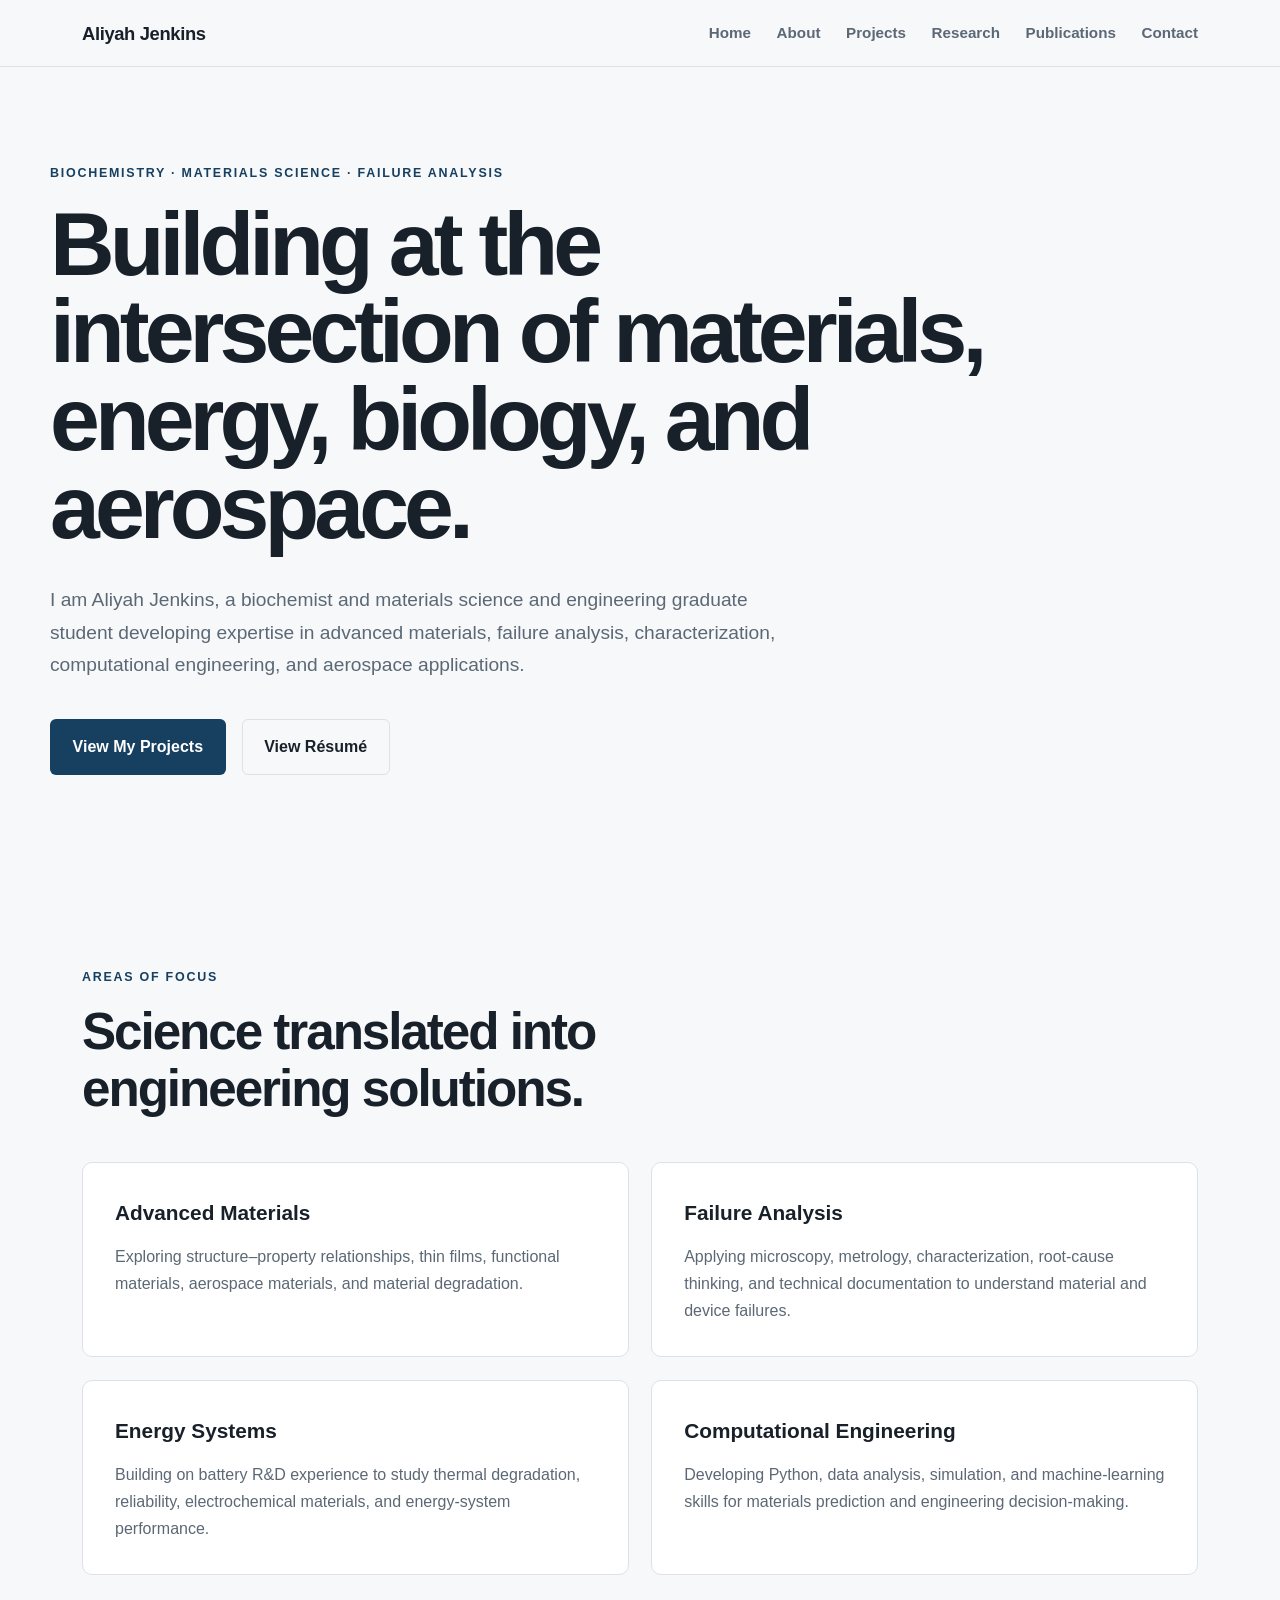
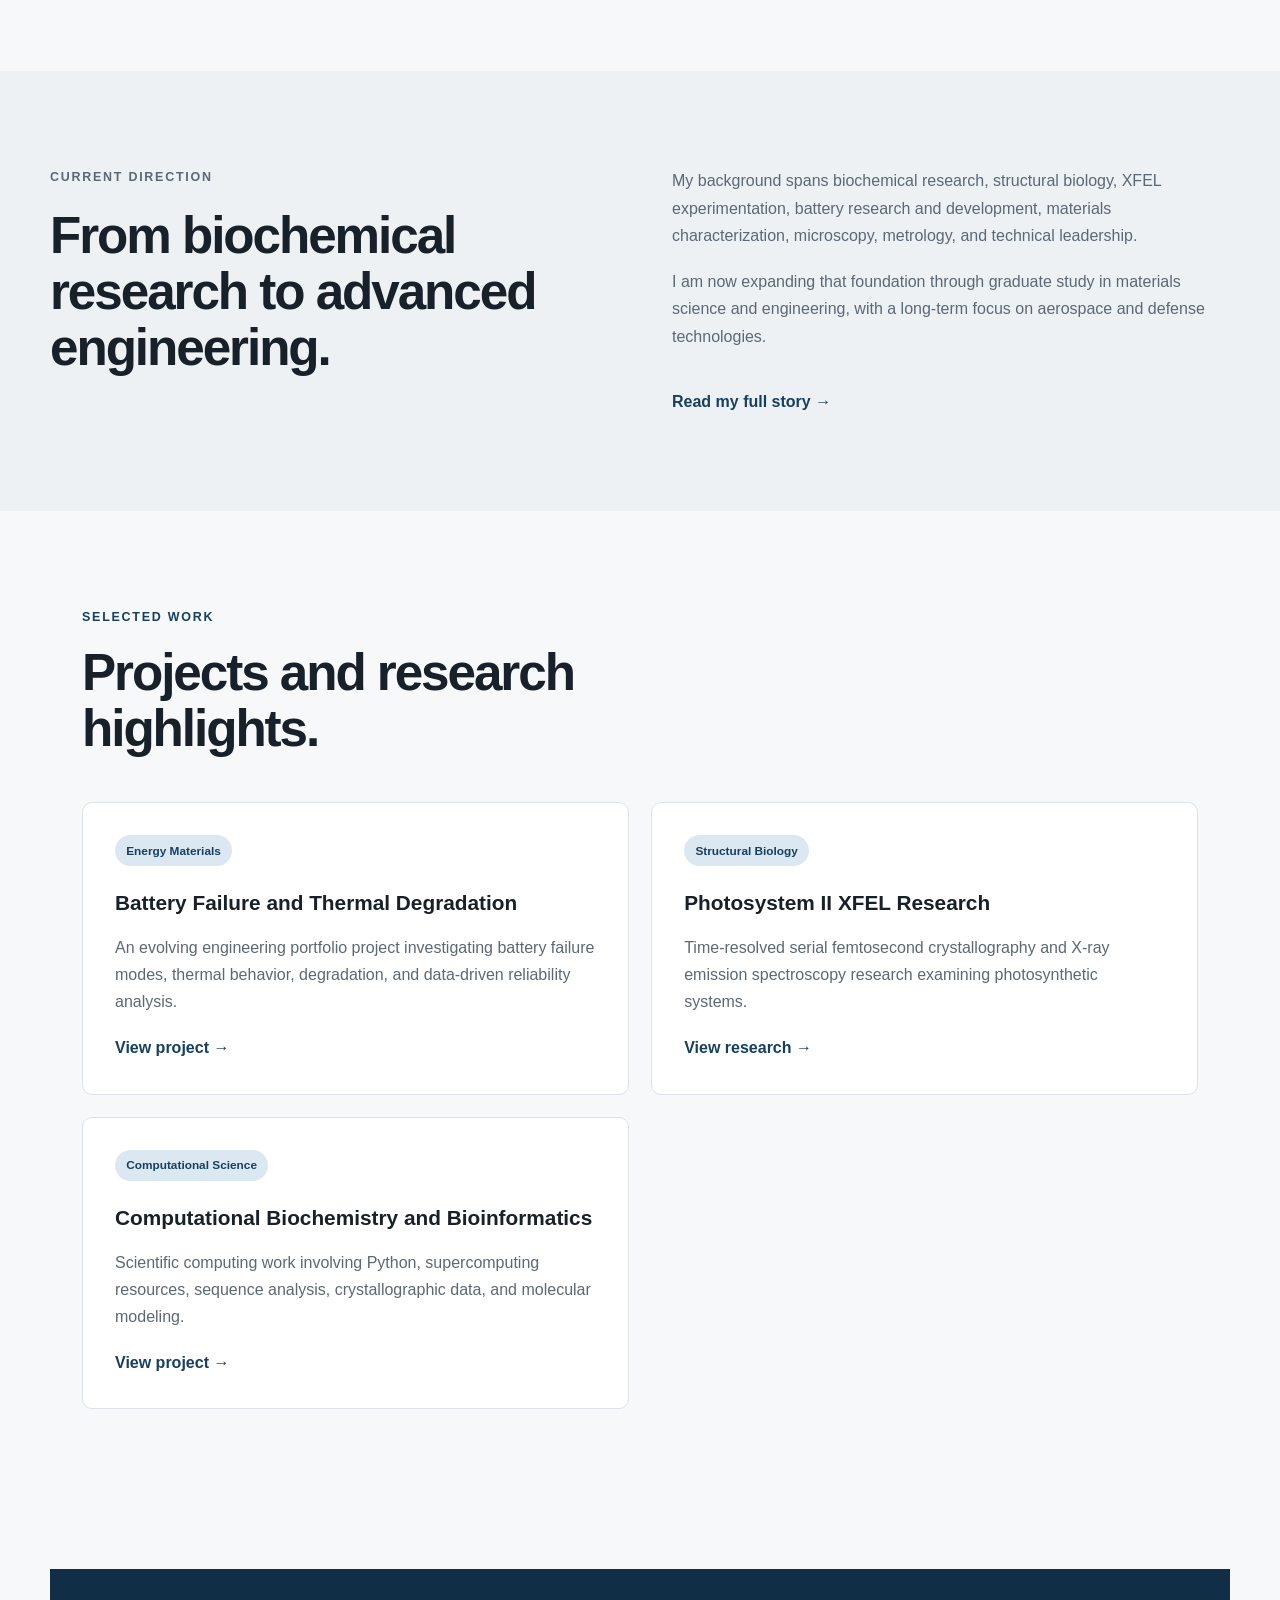
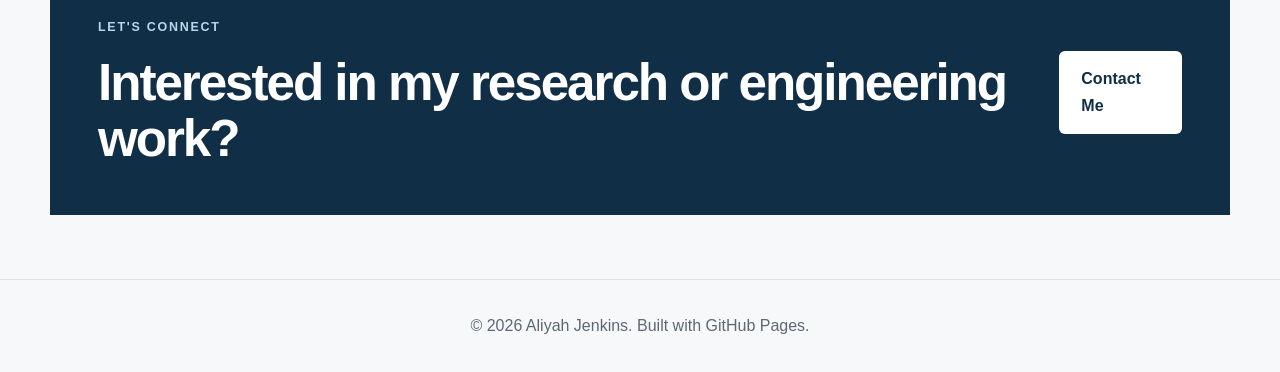
<file: index.html>
<!DOCTYPE html>
<html lang="en">
<head>
    <meta charset="UTF-8">

    <meta
        name="viewport"
        content="width=device-width, initial-scale=1.0"
    >

    <meta
        name="description"
        content="Aliyah Jenkins is a biochemist and materials science and engineering graduate student focused on advanced materials, failure analysis, aerospace, and computational engineering."
    >

    <title>Aliyah Jenkins | Materials Science & Engineering</title>

    <link rel="stylesheet" href="styles.css">
</head>

<body>

    <header class="site-header">
        <nav class="navbar">
            <a class="logo" href="index.html">Aliyah Jenkins</a>

            <div class="nav-links">
                <a href="index.html">Home</a>
                <a href="about.html">About</a>
                <a href="projects.html">Projects</a>
                <a href="research.html">Research</a>
                <a href="publications.html">Publications</a>
                <a href="contact.html">Contact</a>
            </div>
        </nav>
    </header>

    <main>

        <section class="hero">
            <div class="hero-content">

                <p class="eyebrow">
                    BIOCHEMISTRY · MATERIALS SCIENCE · FAILURE ANALYSIS
                </p>

                <h1>
                    Building at the intersection of materials,
                    energy, biology, and aerospace.
                </h1>

                <p class="hero-description">
                    I am Aliyah Jenkins, a biochemist and materials science
                    and engineering graduate student developing expertise in
                    advanced materials, failure analysis, characterization,
                    computational engineering, and aerospace applications.
                </p>

                <div class="hero-buttons">
                    <a class="button primary" href="projects.html">
                        View My Projects
                    </a>

                    <a
                        class="button secondary"
                        href="documents/Aliyah-Jenkins-Resume.pdf"
                        target="_blank"
                        rel="noopener noreferrer"
                    >
                        View Résumé
                    </a>
                </div>

            </div>
        </section>

        <section class="section">
            <div class="section-heading">
                <p class="eyebrow">AREAS OF FOCUS</p>
                <h2>Science translated into engineering solutions.</h2>
            </div>

            <div class="card-grid">

                <article class="card">
                    <h3>Advanced Materials</h3>
                    <p>
                        Exploring structure–property relationships, thin films,
                        functional materials, aerospace materials, and material
                        degradation.
                    </p>
                </article>

                <article class="card">
                    <h3>Failure Analysis</h3>
                    <p>
                        Applying microscopy, metrology, characterization,
                        root-cause thinking, and technical documentation to
                        understand material and device failures.
                    </p>
                </article>

                <article class="card">
                    <h3>Energy Systems</h3>
                    <p>
                        Building on battery R&amp;D experience to study thermal
                        degradation, reliability, electrochemical materials,
                        and energy-system performance.
                    </p>
                </article>

                <article class="card">
                    <h3>Computational Engineering</h3>
                    <p>
                        Developing Python, data analysis, simulation, and
                        machine-learning skills for materials prediction and
                        engineering decision-making.
                    </p>
                </article>

            </div>
        </section>

        <section class="section alternate">
            <div class="two-column">

                <div>
                    <p class="eyebrow">CURRENT DIRECTION</p>

                    <h2>
                        From biochemical research to advanced engineering.
                    </h2>
                </div>

                <div>
                    <p>
                        My background spans biochemical research, structural
                        biology, XFEL experimentation, battery research and
                        development, materials characterization, microscopy,
                        metrology, and technical leadership.
                    </p>

                    <p>
                        I am now expanding that foundation through graduate
                        study in materials science and engineering, with a
                        long-term focus on aerospace and defense technologies.
                    </p>

                    <a class="text-link" href="about.html">
                        Read my full story →
                    </a>
                </div>

            </div>
        </section>

        <section class="section">
            <div class="section-heading">
                <p class="eyebrow">SELECTED WORK</p>
                <h2>Projects and research highlights.</h2>
            </div>

            <div class="card-grid">

                <article class="card project-card">
                    <span class="tag">Energy Materials</span>

                    <h3>Battery Failure and Thermal Degradation</h3>

                    <p>
                        An evolving engineering portfolio project investigating
                        battery failure modes, thermal behavior, degradation,
                        and data-driven reliability analysis.
                    </p>

                    <a class="text-link" href="projects.html">
                        View project →
                    </a>
                </article>

                <article class="card project-card">
                    <span class="tag">Structural Biology</span>

                    <h3>Photosystem II XFEL Research</h3>

                    <p>
                        Time-resolved serial femtosecond crystallography and
                        X-ray emission spectroscopy research examining
                        photosynthetic systems.
                    </p>

                    <a class="text-link" href="research.html">
                        View research →
                    </a>
                </article>

                <article class="card project-card">
                    <span class="tag">Computational Science</span>

                    <h3>Computational Biochemistry and Bioinformatics</h3>

                    <p>
                        Scientific computing work involving Python,
                        supercomputing resources, sequence analysis,
                        crystallographic data, and molecular modeling.
                    </p>

                    <a class="text-link" href="projects.html">
                        View project →
                    </a>
                </article>

            </div>
        </section>

        <section class="contact-banner">
            <div>
                <p class="eyebrow">LET'S CONNECT</p>
                <h2>Interested in my research or engineering work?</h2>
            </div>

            <a class="button primary" href="contact.html">
                Contact Me
            </a>
        </section>

    </main>

    <footer class="site-footer">
        <p>
            © 2026 Aliyah Jenkins. Built with GitHub Pages.
        </p>
    </footer>

</body>
</html>
</file>
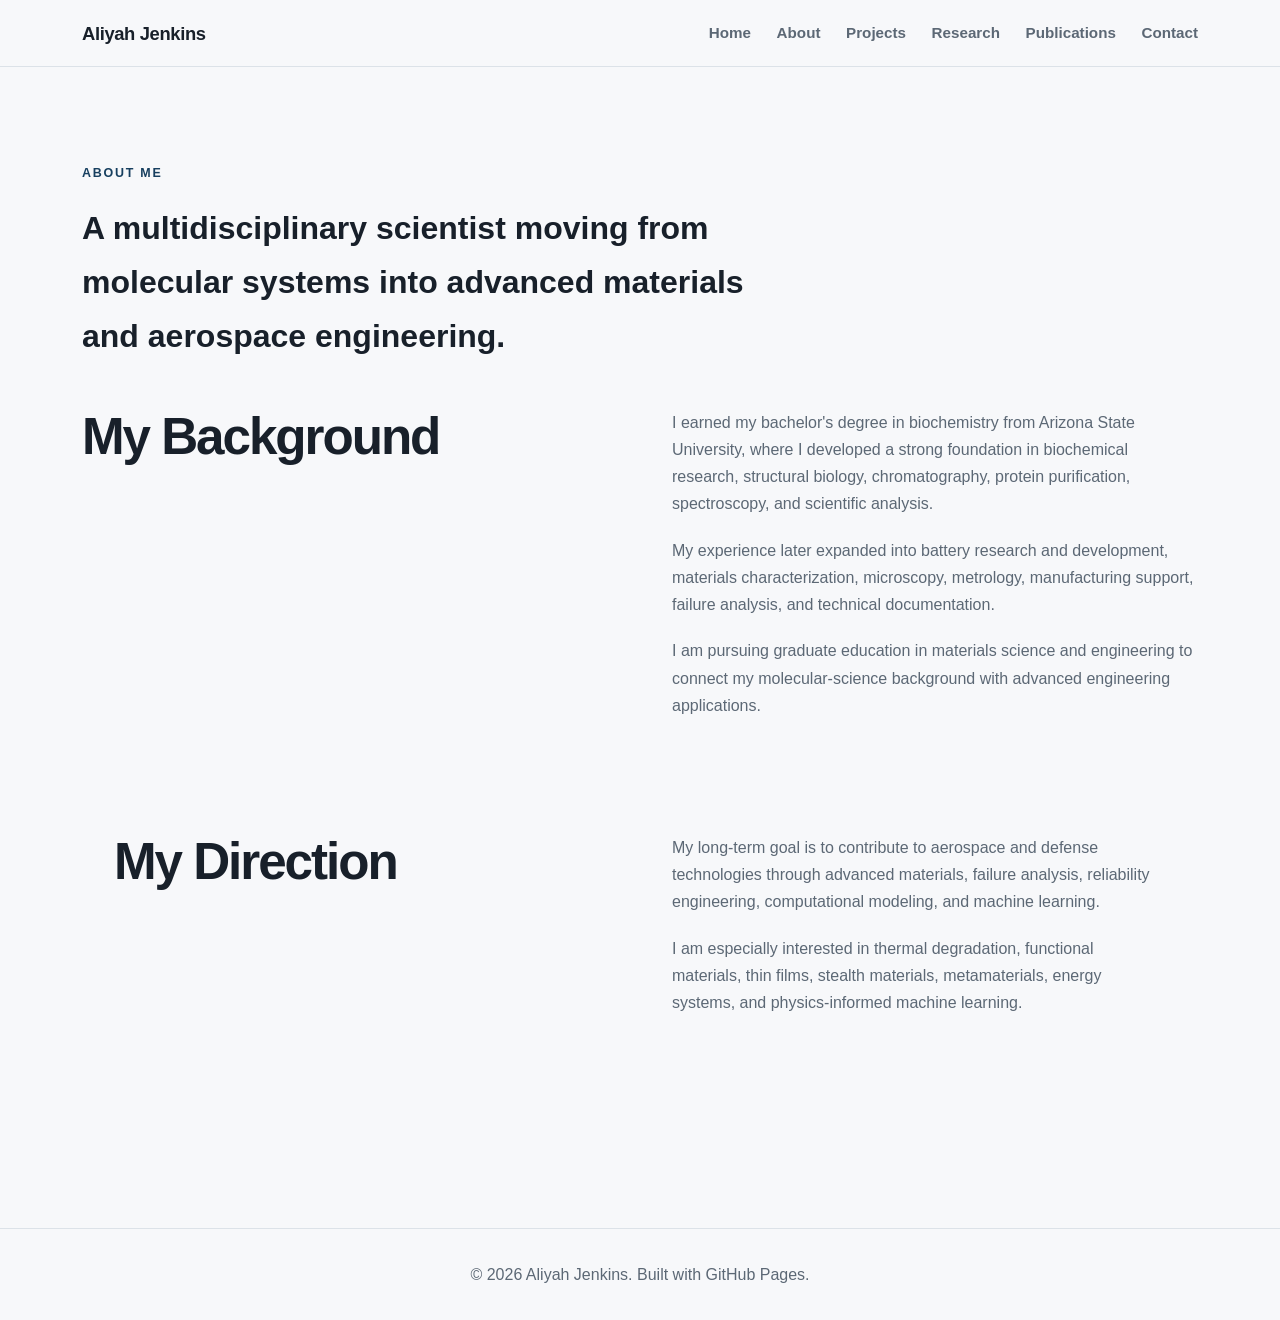
<file: about.html>
<!DOCTYPE html>
<html lang="en">
<head>
    <meta charset="UTF-8">

    <meta
        name="viewport"
        content="width=device-width, initial-scale=1.0"
    >

    <title>About | Aliyah Jenkins</title>

    <link rel="stylesheet" href="styles.css">
</head>

<body>

    <header class="site-header">
        <nav class="navbar">
            <a class="logo" href="index.html">Aliyah Jenkins</a>

            <div class="nav-links">
                <a href="index.html">Home</a>
                <a href="about.html">About</a>
                <a href="projects.html">Projects</a>
                <a href="research.html">Research</a>
                <a href="publications.html">Publications</a>
                <a href="contact.html">Contact</a>
            </div>
        </nav>
    </header>

    <main class="section">

        <div class="section-heading">
            <p class="eyebrow">ABOUT ME</p>

            <h1>
                A multidisciplinary scientist moving from molecular systems
                into advanced materials and aerospace engineering.
            </h1>
        </div>

        <div class="two-column">

            <div>
                <h2>My Background</h2>
            </div>

            <div>
                <p>
                    I earned my bachelor's degree in biochemistry from Arizona
                    State University, where I developed a strong foundation in
                    biochemical research, structural biology, chromatography,
                    protein purification, spectroscopy, and scientific
                    analysis.
                </p>

                <p>
                    My experience later expanded into battery research and
                    development, materials characterization, microscopy,
                    metrology, manufacturing support, failure analysis, and
                    technical documentation.
                </p>

                <p>
                    I am pursuing graduate education in materials science and
                    engineering to connect my molecular-science background with
                    advanced engineering applications.
                </p>
            </div>

        </div>

        <div class="two-column section">

            <div>
                <h2>My Direction</h2>
            </div>

            <div>
                <p>
                    My long-term goal is to contribute to aerospace and defense
                    technologies through advanced materials, failure analysis,
                    reliability engineering, computational modeling, and
                    machine learning.
                </p>

                <p>
                    I am especially interested in thermal degradation,
                    functional materials, thin films, stealth materials,
                    metamaterials, energy systems, and physics-informed
                    machine learning.
                </p>
            </div>

        </div>

    </main>

    <footer class="site-footer">
        <p>© 2026 Aliyah Jenkins. Built with GitHub Pages.</p>
    </footer>

</body>
</html>
</file>
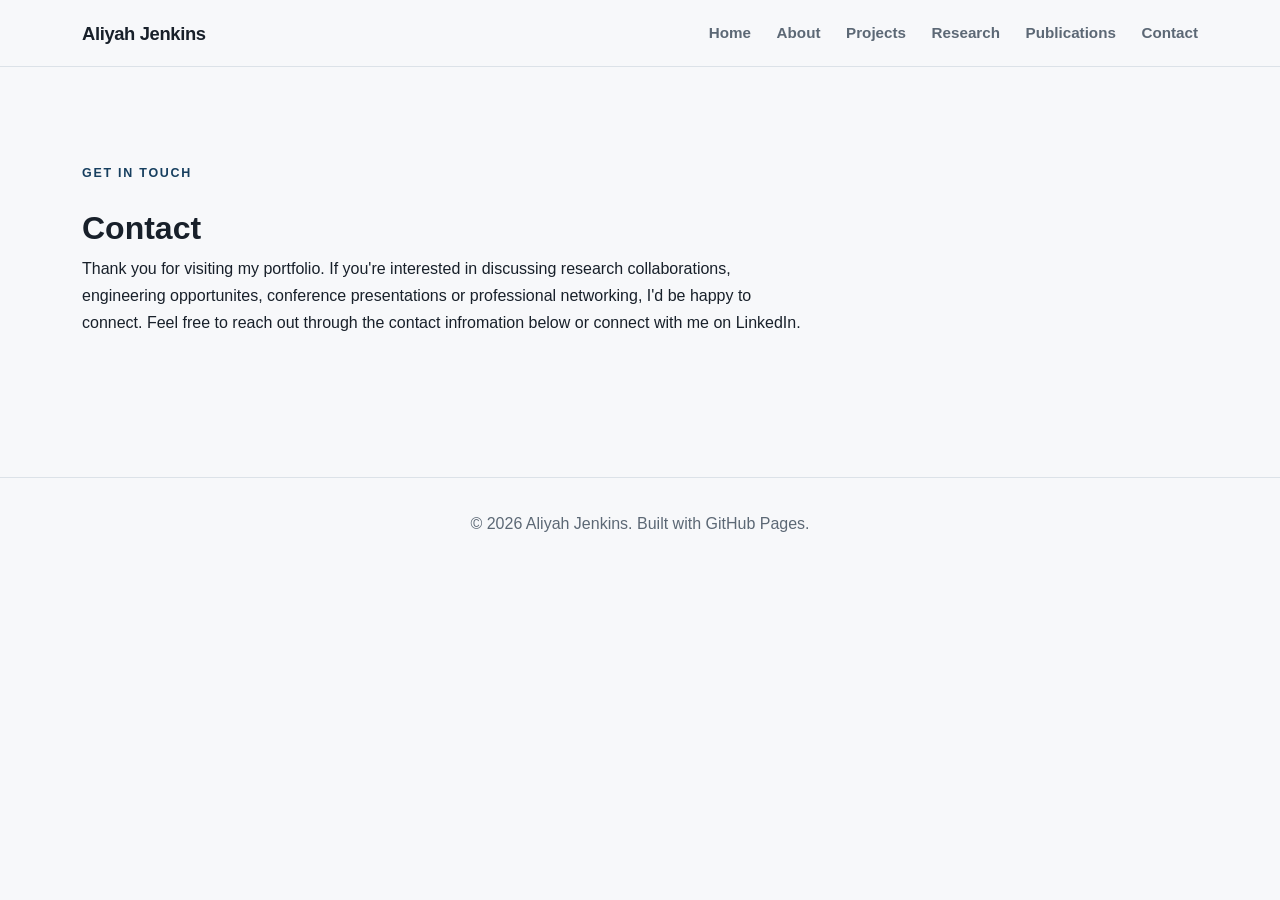
<file: contact.html>
<!DOCTYPE html>
<html lang="en">
<head>
    <meta charset="UTF-8">

    <meta
        name="viewport"
        content="width=device-width, initial-scale=1.0"
    >

    <title>Contact | Aliyah Jenkins</title>

    <link rel="stylesheet" href="styles.css">
</head>

<body>

    <header class="site-header">
        <nav class="navbar">
            <a class="logo" href="index.html">Aliyah Jenkins</a>

            <div class="nav-links">
                <a href="index.html">Home</a>
                <a href="about.html">About</a>
                <a href="projects.html">Projects</a>
                <a href="research.html">Research</a>
                <a href="publications.html">Publications</a>
                <a href="contact.html">Contact</a>
            </div>
        </nav>
    </header>

    <main class="section">

        <div class="section-heading">
            <p class="eyebrow">GET IN TOUCH</p>
            <h1>Contact</h1>

            <p>
                Thank you for visiting my portfolio. If you're interested in discussing research collaborations, engineering opportunites, conference presentations or professional networking, I'd be happy to connect. Feel free to reach out through the contact infromation below or connect with me on LinkedIn.
            </p>
        </div>

    </main>

    <footer class="site-footer">
        <p>© 2026 Aliyah Jenkins. Built with GitHub Pages.</p>
    </footer>

</body>
</html>
</file>
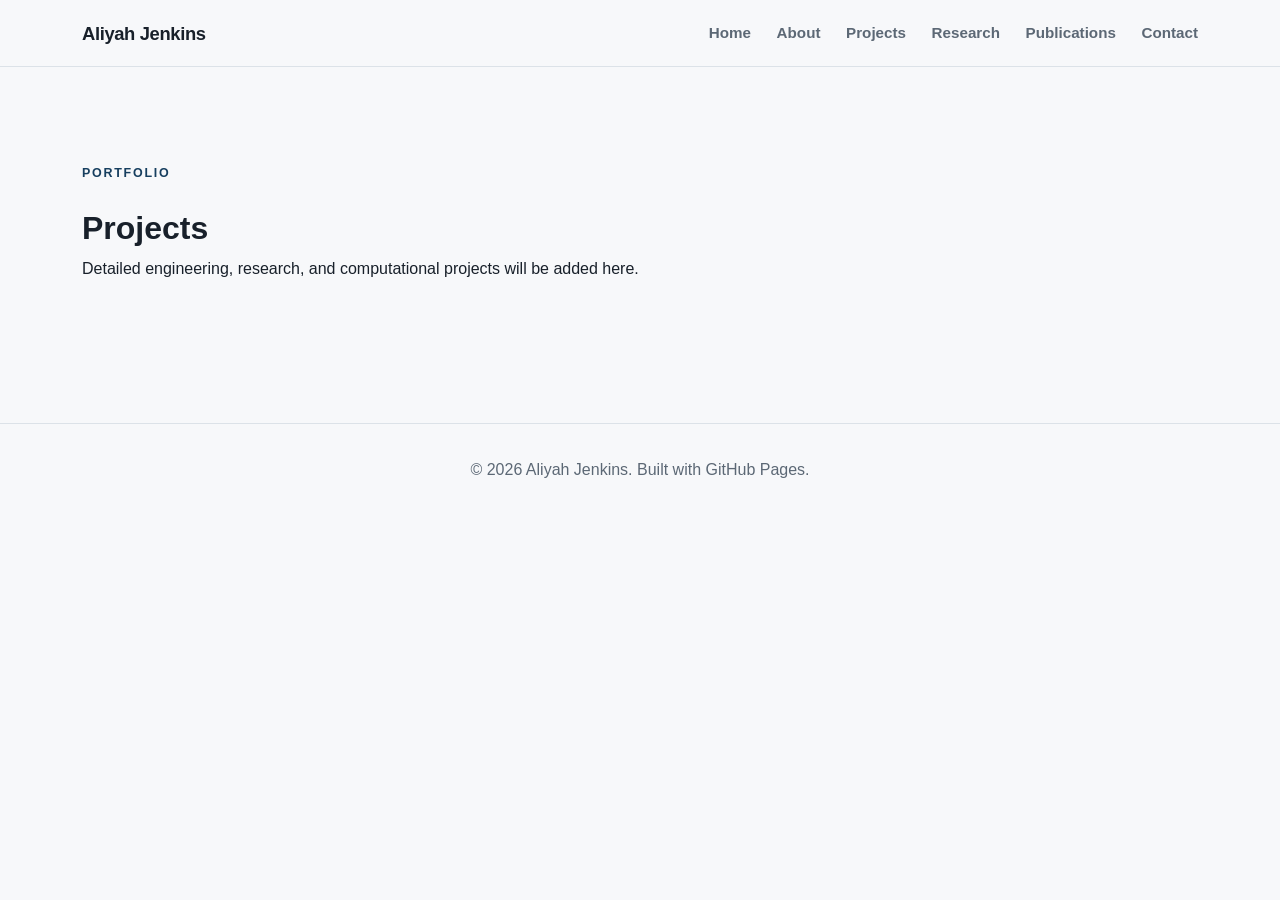
<file: projects.html>
<!DOCTYPE html>
<html lang="en">
<head>
    <meta charset="UTF-8">

    <meta
        name="viewport"
        content="width=device-width, initial-scale=1.0"
    >

    <title>Projects | Aliyah Jenkins</title>

    <link rel="stylesheet" href="styles.css">
</head>

<body>

    <header class="site-header">
        <nav class="navbar">
            <a class="logo" href="index.html">Aliyah Jenkins</a>

            <div class="nav-links">
                <a href="index.html">Home</a>
                <a href="about.html">About</a>
                <a href="projects.html">Projects</a>
                <a href="research.html">Research</a>
                <a href="publications.html">Publications</a>
                <a href="contact.html">Contact</a>
            </div>
        </nav>
    </header>

    <main class="section">

        <div class="section-heading">
            <p class="eyebrow">PORTFOLIO</p>
            <h1>Projects</h1>

            <p>
                Detailed engineering, research, and computational projects
                will be added here.
            </p>
        </div>

    </main>

    <footer class="site-footer">
        <p>© 2026 Aliyah Jenkins. Built with GitHub Pages.</p>
    </footer>

</body>
</html>
</file>
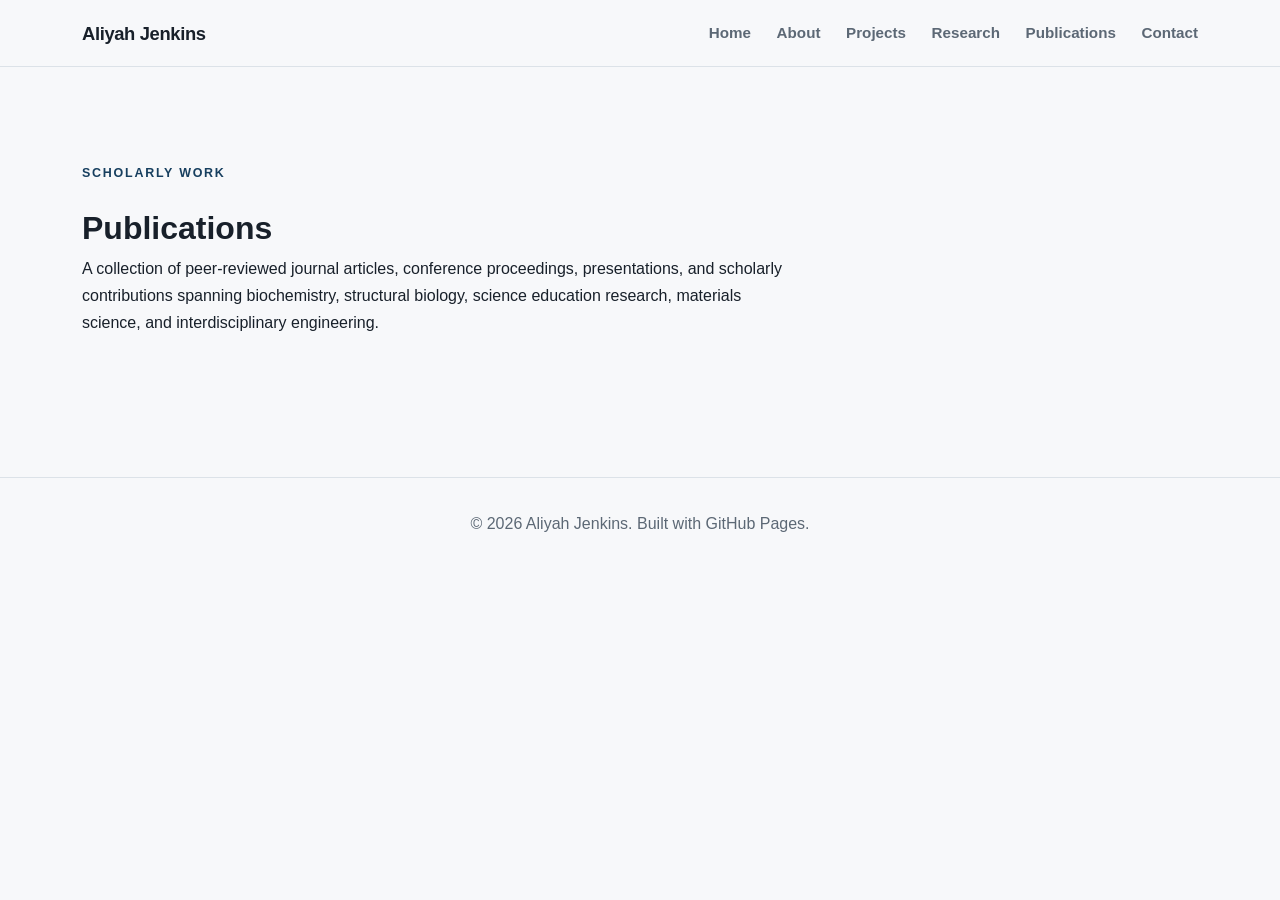
<file: publications.html>
<!DOCTYPE html>
<html lang="en">
<head>
    <meta charset="UTF-8">

    <meta
        name="viewport"
        content="width=device-width, initial-scale=1.0"
    >

    <title>Publications | Aliyah Jenkins</title>

    <link rel="stylesheet" href="styles.css">
</head>

<body>

    <header class="site-header">
        <nav class="navbar">
            <a class="logo" href="index.html">Aliyah Jenkins</a>

            <div class="nav-links">
                <a href="index.html">Home</a>
                <a href="about.html">About</a>
                <a href="projects.html">Projects</a>
                <a href="research.html">Research</a>
                <a href="publications.html">Publications</a>
                <a href="contact.html">Contact</a>
            </div>
        </nav>
    </header>

    <main class="section">

        <div class="section-heading">
            <p class="eyebrow">SCHOLARLY WORK</p>
            <h1>Publications</h1>

            <p>
                A collection of peer-reviewed journal articles, conference proceedings, presentations, and scholarly contributions spanning biochemistry, structural biology, science education research, materials science, and interdisciplinary engineering.
            </p>
        </div>

    </main>

    <footer class="site-footer">
        <p>© 2026 Aliyah Jenkins. Built with GitHub Pages.</p>
    </footer>

</body>
</html>
</file>
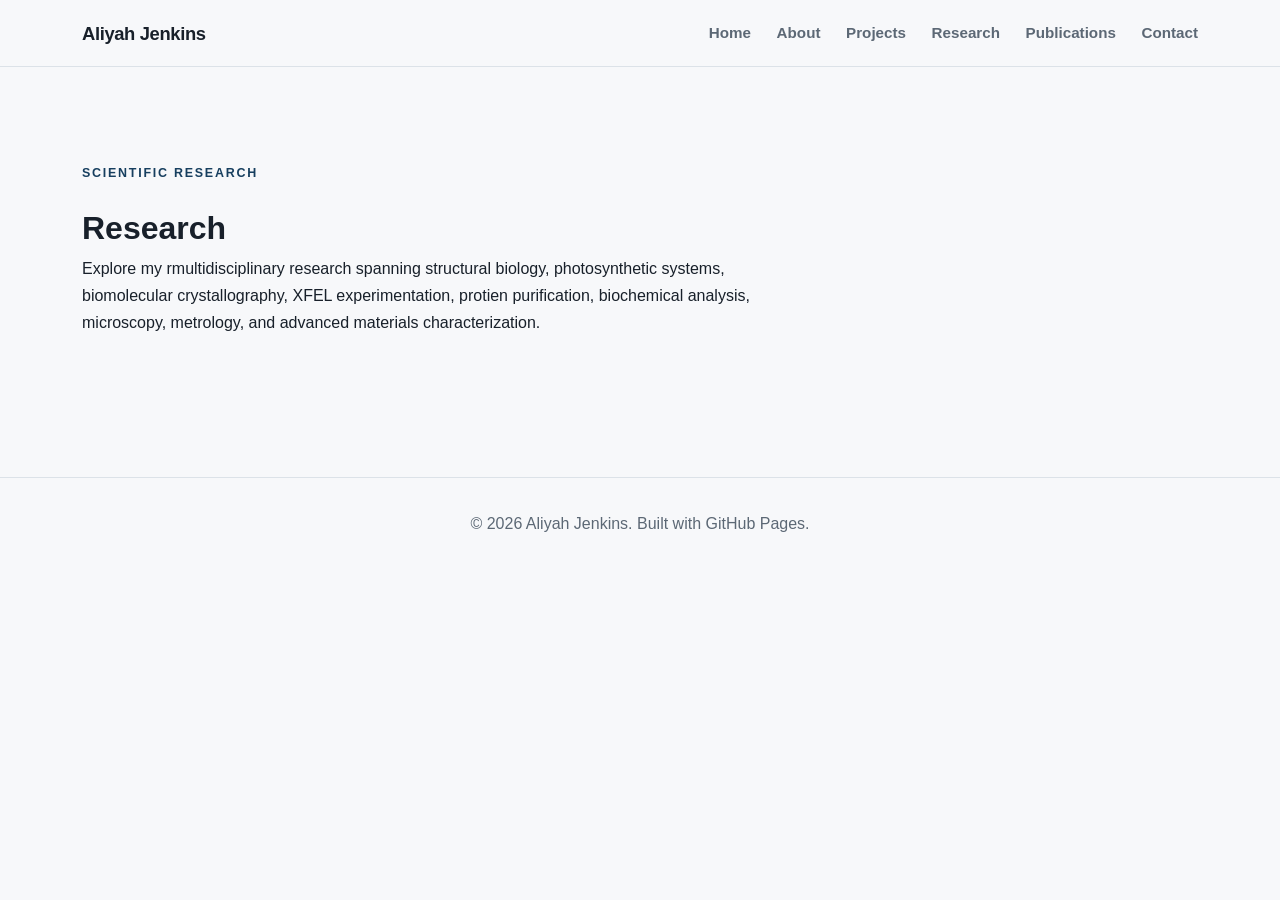
<file: research.html>
<!DOCTYPE html>
<html lang="en">
<head>
    <meta charset="UTF-8">

    <meta
        name="viewport"
        content="width=device-width, initial-scale=1.0"
    >

    <title>Research | Aliyah Jenkins</title>

    <link rel="stylesheet" href="styles.css">
</head>

<body>

    <header class="site-header">
        <nav class="navbar">
            <a class="logo" href="index.html">Aliyah Jenkins</a>

            <div class="nav-links">
                <a href="index.html">Home</a>
                <a href="about.html">About</a>
                <a href="projects.html">Projects</a>
                <a href="research.html">Research</a>
                <a href="publications.html">Publications</a>
                <a href="contact.html">Contact</a>
            </div>
        </nav>
    </header>

    <main class="section">

        <div class="section-heading">
            <p class="eyebrow">SCIENTIFIC RESEARCH</p>
            <h1>Research</h1>

            <p>
                Explore my rmultidisciplinary research spanning structural biology, photosynthetic systems, biomolecular crystallography, XFEL experimentation, protien purification, biochemical analysis, microscopy, metrology, and advanced materials characterization.
            </p>
        </div>

    </main>

    <footer class="site-footer">
        <p>© 2026 Aliyah Jenkins. Built with GitHub Pages.</p>
    </footer>

</body>
</html>
</file>
<file: styles.css>
:root {
    --background: #f7f8fa;
    --surface: #ffffff;
    --surface-alt: #eef1f4;
    --text: #18202a;
    --muted: #5c6875;
    --border: #dce2e8;
    --accent: #173f5f;
    --accent-dark: #102e46;
    --accent-light: #dbe8f1;
    --max-width: 1180px;
}

* {
    box-sizing: border-box;
    margin: 0;
    padding: 0;
}

html {
    scroll-behavior: smooth;
}

body {
    background: var(--background);
    color: var(--text);
    font-family:
        Inter,
        -apple-system,
        BlinkMacSystemFont,
        "Segoe UI",
        sans-serif;
    line-height: 1.7;
}

a {
    color: inherit;
    text-decoration: none;
}

.site-header {
    background: rgba(247, 248, 250, 0.95);
    border-bottom: 1px solid var(--border);
    position: sticky;
    top: 0;
    z-index: 1000;
}

.navbar {
    align-items: center;
    display: flex;
    justify-content: space-between;
    margin: 0 auto;
    max-width: var(--max-width);
    padding: 1.1rem 2rem;
}

.logo {
    font-size: 1.15rem;
    font-weight: 750;
    letter-spacing: -0.02em;
}

.nav-links {
    display: flex;
    gap: 1.6rem;
}

.nav-links a {
    color: var(--muted);
    font-size: 0.95rem;
    font-weight: 600;
}

.nav-links a:hover {
    color: var(--accent);
}

.hero {
    align-items: center;
    display: flex;
    min-height: 78vh;
    padding: 6rem 2rem;
}

.hero-content {
    margin: 0 auto;
    max-width: var(--max-width);
    width: 100%;
}

.eyebrow {
    color: var(--accent);
    font-size: 0.78rem;
    font-weight: 800;
    letter-spacing: 0.14em;
    margin-bottom: 1rem;
}

.hero h1 {
    font-size: clamp(2.8rem, 7vw, 5.8rem);
    font-weight: 760;
    letter-spacing: -0.055em;
    line-height: 0.98;
    max-width: 1000px;
}

.hero-description {
    color: var(--muted);
    font-size: 1.2rem;
    margin-top: 2rem;
    max-width: 760px;
}

.hero-buttons {
    display: flex;
    flex-wrap: wrap;
    gap: 1rem;
    margin-top: 2.3rem;
}

.button {
    border: 1px solid transparent;
    border-radius: 6px;
    display: inline-block;
    font-weight: 700;
    padding: 0.85rem 1.35rem;
    transition: 0.2s ease;
}

.button.primary {
    background: var(--accent);
    color: white;
}

.button.primary:hover {
    background: var(--accent-dark);
    transform: translateY(-2px);
}

.button.secondary {
    background: transparent;
    border-color: var(--border);
}

.button.secondary:hover {
    background: var(--surface);
    border-color: var(--accent);
}

.section {
    margin: 0 auto;
    max-width: var(--max-width);
    padding: 6rem 2rem;
}

.section.alternate {
    background: var(--surface-alt);
    max-width: none;
}

.section.alternate .two-column {
    margin: 0 auto;
    max-width: var(--max-width);
}

.section-heading {
    margin-bottom: 2.8rem;
    max-width: 720px;
}

.section h2,
.contact-banner h2 {
    font-size: clamp(2rem, 4vw, 3.2rem);
    letter-spacing: -0.04em;
    line-height: 1.1;
}

.card-grid {
    display: grid;
    gap: 1.4rem;
    grid-template-columns: repeat(2, minmax(0, 1fr));
}

.card {
    background: var(--surface);
    border: 1px solid var(--border);
    border-radius: 10px;
    padding: 2rem;
}

.card h3 {
    font-size: 1.3rem;
    margin-bottom: 0.8rem;
}

.card p {
    color: var(--muted);
}

.project-card {
    min-height: 275px;
}

.tag {
    background: var(--accent-light);
    border-radius: 100px;
    color: var(--accent);
    display: inline-block;
    font-size: 0.74rem;
    font-weight: 750;
    margin-bottom: 1.2rem;
    padding: 0.35rem 0.7rem;
}

.text-link {
    color: var(--accent);
    display: inline-block;
    font-weight: 750;
    margin-top: 1.2rem;
}

.text-link:hover {
    text-decoration: underline;
}

.two-column {
    display: grid;
    gap: 4rem;
    grid-template-columns: 1fr 1fr;
}

.two-column p {
    color: var(--muted);
    margin-bottom: 1.2rem;
}

.contact-banner {
    align-items: center;
    background: var(--accent-dark);
    color: white;
    display: flex;
    justify-content: space-between;
    margin: 4rem auto;
    max-width: var(--max-width);
    padding: 3rem;
}

.contact-banner .eyebrow {
    color: #bcd5e7;
}

.contact-banner .button.primary {
    background: white;
    color: var(--accent-dark);
}

.site-footer {
    border-top: 1px solid var(--border);
    color: var(--muted);
    padding: 2rem;
    text-align: center;
}

@media (max-width: 800px) {
    .navbar {
        align-items: flex-start;
        flex-direction: column;
        gap: 1rem;
    }

    .nav-links {
        flex-wrap: wrap;
        gap: 0.8rem 1.2rem;
    }

    .hero {
        min-height: auto;
        padding-bottom: 5rem;
        padding-top: 5rem;
    }

    .card-grid,
    .two-column {
        grid-template-columns: 1fr;
    }

    .contact-banner {
        align-items: flex-start;
        flex-direction: column;
        gap: 2rem;
        margin-left: 1rem;
        margin-right: 1rem;
    }
}
</file>
